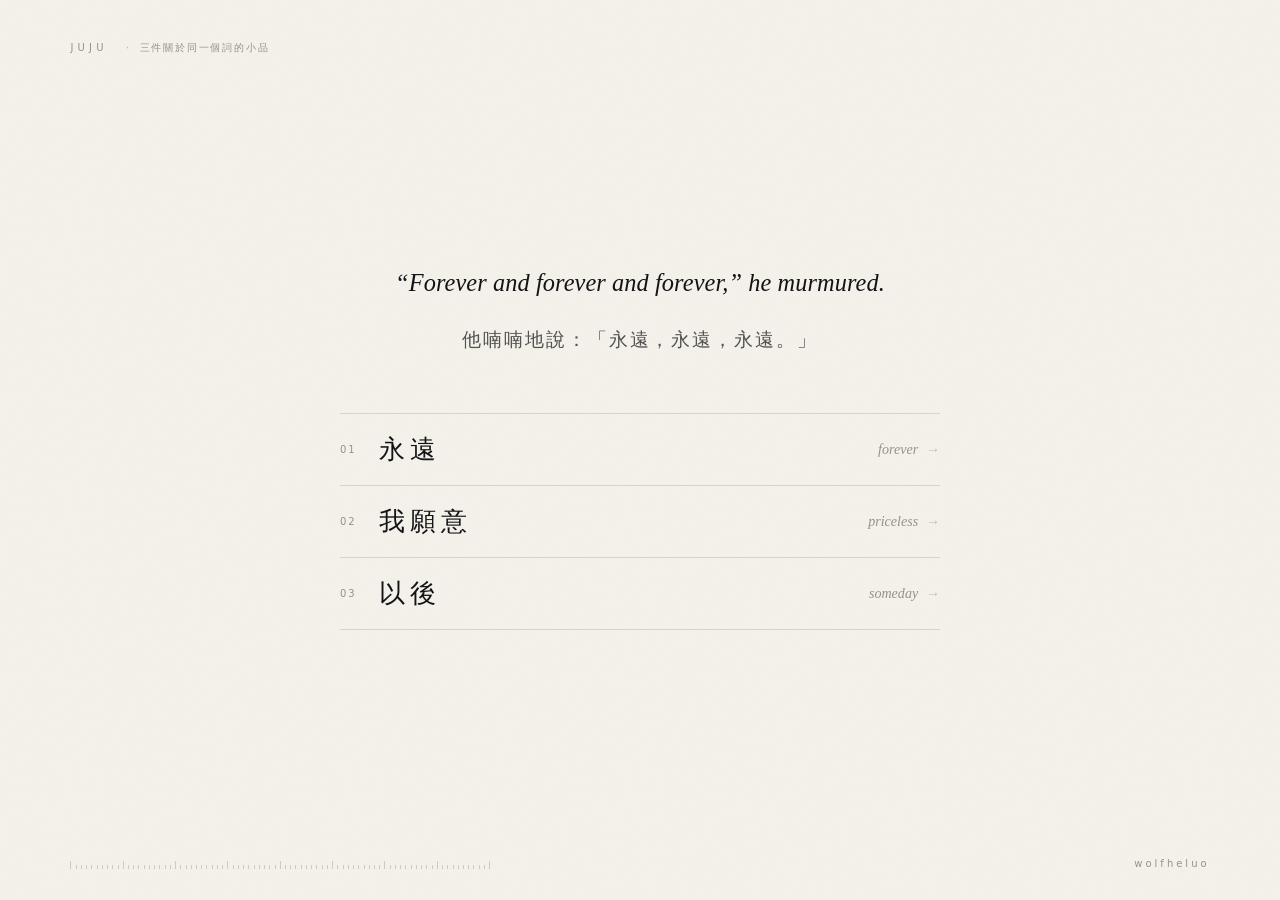
<file: index.html>
<!doctype html>
<html lang="zh-Hant">
<head>
<meta charset="utf-8">
<meta name="viewport" content="width=device-width,initial-scale=1,viewport-fit=cover">
<meta name="theme-color" content="#f5f2ec">
<meta name="description" content="JUJU — 兩件關於同一個詞的小品。">
<title>JUJU</title>
<script>try{if(sessionStorage.getItem('juju:nav')){sessionStorage.removeItem('juju:nav');document.documentElement.classList.add('nav-arrive');}}catch(_){}</script>
<link rel="stylesheet" href="tokens.css">
<link rel="stylesheet" href="nav.css">
<style>
  /* ============================================================
     JUJU — 封面
     · 紙、墨、金：全部來自 tokens.css
     · 斜切黑影與反白字：直接沿用 Forever 的機制（同一組常數）
     · 暗場＋光圈：直接沿用 Ring 的終點
     ============================================================ */
  *{ box-sizing: border-box; }

  html, body{ height:100%; margin:0; }

  body{
    background: var(--paper);
    color: var(--ink);
    font-family: var(--serif);
    -webkit-font-smoothing: antialiased;
    text-rendering: optimizeLegibility;
    overflow: hidden;
    transition: color var(--t-slow) var(--ease);
  }

  .stage{
    position: relative;
    height: 100dvh;
    overflow: hidden;
    isolation: isolate;
    touch-action: manipulation;
  }

  /* ---------- 暗場（Ring 的終點） ---------- */
  .veil{
    position: absolute; inset: 0; z-index: 1;
    background: var(--ink);
    opacity: 0;
    transition: opacity 1s var(--ease);
  }
  body.ring{ color: var(--paper); }   /* 暗場裡的字要跟著轉成紙色 */
  body.ring .veil{ opacity: 1; }

  /* ---------- 光圈（Ring 的 halo） ---------- */
  .halo{
    position: absolute; z-index: 2;
    left: 13%; top: 84%;
    width: 52vmin; aspect-ratio: 1;
    transform: translate(-50%,-50%) scale(.9);
    opacity: 0; filter: blur(3px);
    transition: opacity 1s var(--ease), transform 1.4s var(--ease);
    pointer-events: none;
  }
  .halo-core{
    width:100%; height:100%;
    border: 6px solid var(--paper);
    border-radius: 50%;
    box-shadow:
      0 0 9px 3px rgba(245,242,236,.9),
      0 0 25px 9px rgba(245,242,236,.5),
      0 0 50px 16px rgba(245,242,236,.22),
      inset 0 0 18px 5px rgba(245,242,236,.45);
  }
  body.ring .halo{ opacity:1; transform: translate(-50%,-50%) scale(1); }

  /* ---------- 版面 ---------- */
  .page{
    position: relative; z-index: 3;
    height: 100%;
    display: flex; flex-direction: column;
    padding: clamp(22px,4.6vh,54px) clamp(20px,5.5vw,76px) clamp(16px,3.4vh,34px);
  }

  header{
    display:flex; align-items:baseline; justify-content:flex-start;
    gap: clamp(12px, 1.4vw, 20px);
  }
  .kicker{
    margin:0;
    font-family: var(--sans);
    font-size: 10px; letter-spacing: .42em;
    color: var(--muted);
    transition: color var(--t-slow) var(--ease);
  }
  .kicker-sub{
    margin:0;
    font-family: var(--sans);
    font-size: 10px; letter-spacing:.18em;
    color: var(--muted);
    transition: color var(--t-slow) var(--ease);
  }
  .kicker-sub::before{ content:'·'; margin-right:.9em; opacity:.65; }
  body.ring .kicker, body.ring .kicker-sub{ color: rgba(245,242,236,.5); }

  main{
    flex: 1;
    display: flex; flex-direction: column;
    justify-content: center;
    align-items: center;
    text-align: center;
  }

  /* ---------- 台詞（兩層疊在一起：紙上的字 / 被黑影蓋到才反白） ---------- */
  .quote-wrap{ position: relative; width: min(92%, 600px); }

  .line{
    margin:0;
    font-size: clamp(17px, 1.9vw, 25px);
    line-height: 1.64;
    font-style: italic;
    letter-spacing: .004em;
    color: inherit;
    transition: color var(--t-slow) var(--ease);
  }
  .line .en{ display:block; }
  .line .zh{
    display:block; margin-top: .95em;
    font-family: var(--sans); font-style: normal;
    font-size: .8em; letter-spacing: .1em; line-height: 1.95;
    color: rgba(16,16,18,.72);
    transition: color var(--t-slow) var(--ease);
  }
  body.ring .line .zh{ color: rgba(245,242,236,.62); }

  /* ---------- 兩個入口 ---------- */
  nav{
    width: min(92%, 600px);
    margin-top: clamp(30px, 6vh, 56px);
    display: flex; flex-direction: column;
  }

  .entry{
    display: grid;
    grid-template-columns: auto 1fr auto;
    align-items: center;
    gap: clamp(12px, 1.8vw, 22px);
    padding: clamp(13px, 2vh, 19px) 0;
    border-top: 1px solid rgba(16,16,18,.13);
    text-decoration: none;
    color: inherit;
    transition: border-color var(--t-slow) var(--ease);
  }
  .entry:last-child{ border-bottom: 1px solid rgba(16,16,18,.13); }
  body.ring .entry{ border-color: rgba(245,242,236,.18); }

  .entry .n{
    font-family: var(--sans);
    font-size: 10px; letter-spacing: .2em;
    color: var(--muted);
    text-align: left;
    transition: color var(--t-fast) var(--ease);
  }
  body.ring .entry .n{ color: rgba(245,242,236,.45); }

  .entry .t{
    font-family: var(--sans);
    font-size: clamp(18px, 2.3vw, 26px);
    letter-spacing: .2em;
    font-weight: 300;
    text-align: left;
    transition: letter-spacing var(--t-mid) var(--ease);
  }

  .entry .en{
    font-style: italic;
    font-size: clamp(12px, 1.1vw, 15px);
    color: var(--muted);
    transition: color var(--t-fast) var(--ease), transform var(--t-mid) var(--ease);
  }
  .entry .en::after{
    content: '→';
    display: inline-block;
    margin-left: .55em;
    font-style: normal;
    opacity: .55;
    transform: translateX(0);
    transition: transform var(--t-mid) var(--ease), opacity var(--t-fast);
  }
  body.ring .entry .en{ color: rgba(245,242,236,.6); }

  /* 第三件的預告：hover 時標題被金線劃掉——這是它的語彙（完成） */
  .entry[data-mode="list"] .t{
    text-decoration: line-through;
    text-decoration-thickness: 1px;
    text-decoration-color: transparent;
    transition: letter-spacing var(--t-mid) var(--ease),
                text-decoration-color var(--t-mid) var(--ease);
  }
  .entry[data-mode="list"]:hover .t,
  .entry[data-mode="list"]:focus-visible .t{
    text-decoration-color: var(--accent);
  }

  .entry:hover .n,
  .entry:focus-visible .n{ color: var(--accent); }
  .entry:hover .t,
  .entry:focus-visible .t{ letter-spacing: .3em; }
  .entry:hover .en::after,
  .entry:focus-visible .en::after{ transform: translateX(5px); opacity: 1; }
  .entry:focus-visible{ outline: none; }
  .entry:focus-visible .t{ color: var(--accent); }

  /* ---------- 頁尾：刻度尺 ---------- */
  footer{
    display: flex; align-items: flex-end; justify-content: space-between;
    gap: 20px;
    padding-top: clamp(10px, 1.6vh, 18px);
  }
  .ruler{
    flex: 1;
    height: 18px;
    display: flex; align-items: flex-end; justify-content: space-between;
    max-width: 420px;
  }
  .tick{
    width: 1px; height: 4px;
    background: #a9a29a;
    transition: height .18s ease, opacity .18s ease, background var(--t-slow) var(--ease);
  }
  .tick.major{ height: 8px; }
  body.ring .tick{ background: var(--hair-dark); }

  .mark{
    position: absolute;
    z-index: 7;                 /* 在黑影之上 */
    right: clamp(20px, 5.5vw, 76px);
    bottom: clamp(16px, 3.4vh, 34px);
    margin: 0;
    line-height: 1;
    font-family: var(--sans);
    font-size: 10px; letter-spacing: .3em;
    color: var(--muted);
    transition: color .34s ease, text-shadow .34s ease;
    pointer-events: none;
  }
  /* 被黑影掃到時翻成紙白（跟 Ring 暗場裡的待遇一樣） */
  body.lit-mark .mark{
    color: var(--paper);
    text-shadow: 0 0 18px rgba(245,242,236,.3), 0 0 44px rgba(245,242,236,.14);
  }
  body.ring .mark{ color: rgba(245,242,236,.45); }

  /* ---------- 斜切黑影（Forever 的機制） ---------- */
  .slice{
    position: absolute;
    left: 100%; top: 100%;
    z-index: 5;
    will-change: transform;
    pointer-events: none;
    transform-origin: 50% 50%;
    background: linear-gradient(180deg,
      rgba(16,16,18,0) 0%,
      rgba(16,16,18,0) calc(50% - 36px),
      rgba(16,16,18,.72) calc(50% - 9px),
      rgba(16,16,18,.94) calc(50% - 2px),
      var(--ink) calc(50% + 4px),
      var(--ink) 100%);
  }

  /* ---------- 紙的顆粒 ---------- */
  .grain{
    position:absolute; inset:0; z-index:6;
    pointer-events:none;
    opacity:.045;
    background-image:url("data:image/svg+xml;utf8,<svg xmlns='http://www.w3.org/2000/svg' width='140' height='140'><filter id='n'><feTurbulence type='fractalNoise' baseFrequency='.85' numOctaves='3' stitchTiles='stitch'/><feColorMatrix type='saturate' values='0'/></filter><rect width='140' height='140' filter='url(%23n)'/></svg>");
  }

  @media (max-aspect-ratio: 3/4){
    .quote-wrap{ width: 100%; }
    nav{ width: 100%; }
    .line{ font-size: 16px; }
    .halo{ left: 50%; top: 12%; width: 56vmin; }
  }
  @media (max-height: 520px){
    .line{ font-size: 13px; }
    .line .zh{ margin-top:.6em; }
    nav{ margin-top: 16px; }
    .entry{ padding: 8px 0; }
  }
</style>
</head>
<body>

<div class="stage" id="stage">

  <div class="veil" aria-hidden="true"></div>
  <div class="halo" aria-hidden="true"><div class="halo-core"></div></div>

  <div class="page">

    <header>
      <p class="kicker">JUJU</p>
      <p class="kicker-sub">三件關於同一個詞的小品</p>
    </header>

    <main>
      <div class="quote-wrap">
        <p class="line" id="quoteBase">
          <span class="en">“Forever and forever and forever,” he murmured.</span>
          <span class="zh">他喃喃地說：「永遠，永遠，永遠。」</span>
        </p>
      </div>

      <nav>
        <a class="entry" href="forever/" data-mode="forever">
          <span class="n">01</span>
          <span class="t">永遠</span>
          <span class="en">forever</span>
        </a>
        <a class="entry" href="ring/" data-mode="ring">
          <span class="n">02</span>
          <span class="t">我願意</span>
          <span class="en">priceless</span>
        </a>
        <a class="entry" href="list/" data-mode="list">
          <span class="n">03</span>
          <span class="t">以後</span>
          <span class="en">someday</span>
        </a>
      </nav>
    </main>

    <footer>
      <div class="ruler" id="ruler" aria-hidden="true"></div>
    </footer>

  </div>

  <!-- 署名獨立成舞台上的一層：要能被黑影蓋到、又要翻白浮在黑影之上 -->
  <p class="mark">wolfheluo</p>

  <div class="slice" id="slice" aria-hidden="true"></div>
  <div class="grain"></div>
</div>

<div class="curtain" aria-hidden="true"></div>

<script>
(() => {
  "use strict";

  const stage  = document.getElementById('stage');
  const slice  = document.getElementById('slice');

  /* 與 forever.html 完全相同的斜切常數 */
  const SLANT = 75;
  const RAD   = SLANT * Math.PI / 180;
  const SX    = Math.sin(RAD);
  const CY    = Math.cos(RAD);

  let dMax = 0;
  const REST = 60;                       /* 靜止時把黑影推出去，畫面是乾淨的紙 */
  let target = -REST, current = -REST, raf = 0, lastT = 0;
  const TAU = 0.1;

  /* ---------- 黑影尺寸 ---------- */
  function sizeSlice(){
    const W = stage.clientWidth, H = stage.clientHeight;
    dMax = W * SX + H * CY;
    const h = 2 * dMax + 8;
    const w = 2 * Math.max(W * CY, H * SX) + 8;
    slice.style.width  = w.toFixed(1) + 'px';
    slice.style.height = h.toFixed(1) + 'px';
    slice.style.marginLeft = (-w / 2).toFixed(1) + 'px';
    slice.style.marginTop  = (-h / 2).toFixed(1) + 'px';
  }

  /* ---------- 右下角署名：量它在法線上的位置 ---------- */
  const mark = document.querySelector('.mark');
  let markD = 0;

  function measureMark(){
    const b = mark.getBoundingClientRect();
    const r = stage.getBoundingClientRect();
    const cx = b.left - r.left + b.width / 2;
    const cy = b.top  - r.top  + b.height / 2;
    markD = (r.width - cx) * SX + (r.height - cy) * CY;
  }

  /* ---------- 阻尼跟隨 ---------- */
  function step(t){
    const dt = Math.min(0.05, Math.max(0.001, (t - lastT) / 1000));
    lastT = t;
    const k = 1 - Math.exp(-dt / TAU);
    current += (target - current) * k;
    if (Math.abs(target - current) < 0.2) current = target;

    slice.style.transform =
      'rotate(' + (-SLANT) + 'deg) translateY(' + (-current).toFixed(2) + 'px)';

    /* 黑影的邊界越過署名中心 → 署名翻白 */
    document.body.classList.toggle('lit-mark', current >= markD);

    if (current !== target) raf = requestAnimationFrame(step);
    else raf = 0;
  }

  function drive(to){
    target = to;
    if (!raf){ lastT = performance.now(); raf = requestAnimationFrame(step); }
  }

  /* ---------- 兩個入口的 hover 預覽 ---------- */
  let mode = null;

  function setMode(next){
    mode = next;
    document.body.classList.toggle('ring', next === 'ring');
    if (next === 'forever') drive(dMax * 0.24);   /* 只在右緣掃進一條斜影，不動到文字 */
    else drive(-REST);
  }

  document.querySelectorAll('.entry').forEach(a => {
    a.addEventListener('pointerenter', () => setMode(a.dataset.mode));
    a.addEventListener('focus', () => setMode(a.dataset.mode));
    a.addEventListener('pointerleave', () => { if (mode === a.dataset.mode) setMode(null); });
    a.addEventListener('blur', () => { if (mode === a.dataset.mode) setMode(null); });
  });

  /* 沒有 hover 時：紙面對游標有極小的反應（同 Forever，幅度 10%） */
  stage.addEventListener('pointermove', e => {
    if (mode) return;
    if (e.pointerType === 'touch') return;
    const r = stage.getBoundingClientRect();
    const d = (r.right - e.clientX) * SX + (r.bottom - e.clientY) * CY;
    drive(Math.min(dMax * 0.10, Math.max(0, d * 0.14)));
  }, { passive: true });

  stage.addEventListener('pointerleave', () => { if (!mode) drive(-REST); });

  /* ---------- 刻度尺（從 Ring 借來的小物件） ---------- */
  const ruler = document.getElementById('ruler');
  const ticks = Array.from({ length: 81 }, (_, i) => {
    const s = document.createElement('span');
    s.className = i % 10 === 0 ? 'tick major' : 'tick';
    ruler.append(s);
    return s;
  });
  let hoverProgress = null;

  function renderTicks(){
    ticks.forEach((t, i) => {
      const p = i / 80;
      const hover = hoverProgress === null ? 0
        : Math.exp(-Math.pow((p - hoverProgress) / .075, 2));
      t.style.height = ((i % 10 === 0 ? 8 : 4) + 15 * hover) + 'px';
      t.style.opacity = (0.5 + 0.5 * hover).toFixed(2);
    });
  }

  ruler.addEventListener('pointermove', e => {
    const b = ruler.getBoundingClientRect();
    hoverProgress = Math.max(0, Math.min(1, (e.clientX - b.left) / b.width));
    renderTicks();
  });
  ruler.addEventListener('pointerleave', () => { hoverProgress = null; renderTicks(); });
  renderTicks();

  /* ---------- 尺寸 ---------- */
  function relayout(){
    sizeSlice();
    measureMark();
    slice.style.transform = 'rotate(' + (-SLANT) + 'deg) translateY(' + (-current).toFixed(2) + 'px)';
    document.body.classList.toggle('lit-mark', current >= markD);
  }

  let rt;
  window.addEventListener('resize', () => {
    clearTimeout(rt);
    rt = setTimeout(() => {
      /* 重新計算後仍停留在原本的比例 */
      const ratio = dMax ? (current + REST) / dMax : 0;
      relayout();
      current = target = -REST + dMax * ratio;
      relayout();
    }, 100);
  });

  relayout();
  if (document.fonts && document.fonts.ready){
    document.fonts.ready.then(relayout);
  }
  /* 過場結束後重新量一次（紙退開前 .stage 還帶著 0.35% 的縮放） */
  window.addEventListener('juju:reveal', relayout);
})();
</script>
<script src="nav.js"></script>
</body>
</html>
</file>
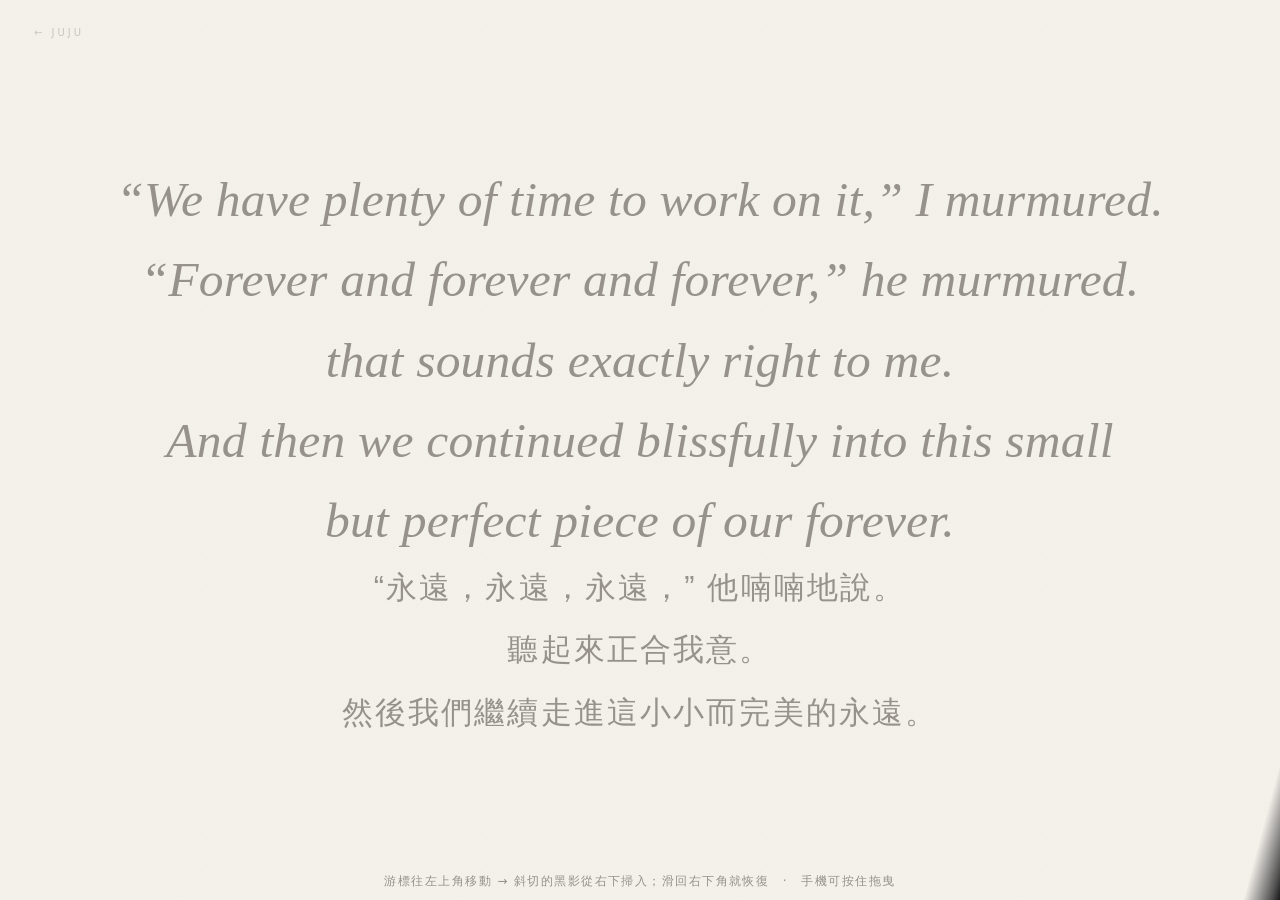
<file: forever/index.html>
<!DOCTYPE html>
<html lang="zh-TW">
<head>
<meta charset="UTF-8">
<meta name="viewport" content="width=device-width, initial-scale=1.0, viewport-fit=cover">
<meta name="theme-color" content="#050506">
<title>forever ‧ 永遠</title>
<script>try{if(sessionStorage.getItem('juju:nav')){sessionStorage.removeItem('juju:nav');document.documentElement.classList.add('nav-arrive');}}catch(_){}</script>
<link rel="stylesheet" href="../tokens.css">
<link rel="stylesheet" href="../nav.css">
<style>
  /* ============================================================
     1. 基本
     ============================================================ */
  :root{
    --paper: #f5f2ec;
    --dark:  #101012;   /* 暗面底色：不死黑，留一點空氣感 */
    --ink:   #96918a;
    --faint: #222224;   /* 暗面裡其他文字的淡色 */
    --measure: 1080px;
    --band: 40px;      /* 斜切邊的柔化寬度（同步改 .slice 漸層的 36px / 9px / 2px 停點） */
  }

  *{ box-sizing: border-box; }

  html, body{
    height: 100%;
    margin: 0;
    background: var(--dark);
    overflow: hidden;
  }

  body{
    font-family: "Iowan Old Style","Palatino Linotype",Palatino,Georgia,"Times New Roman",serif;
    -webkit-font-smoothing: antialiased;
    text-rendering: optimizeLegibility;
    user-select: none;
    -webkit-user-select: none;
  }

  /* ============================================================
     2. 舞台
     ============================================================ */
  .stage{
    position: relative;
    width: 100%;
    height: 100dvh;
    overflow: hidden;
    background: var(--dark);
    isolation: isolate;
    touch-action: none;
  }

  /* 亮面：單一色，不提亮也不壓暗 */
  .paper{
    position: absolute;
    inset: 0;
    background: var(--paper);
  }

  /* ============================================================
     3. 文字（位置固定）
     ============================================================ */
  .quote{
    position: absolute;
    left: 50%;
    top: 0;
    bottom: 0;
    transform: translateX(-50%);
    width: min(92%, var(--measure));
    display: flex;
    flex-direction: column;
    justify-content: center;
    text-align: center;
    font-size: var(--fs, 20px);
    line-height: 1.62;
    font-style: italic;
    letter-spacing: .004em;
    white-space: nowrap;
    pointer-events: none;
  }

  .quote p{ margin: 0; }

  .quote .zh{
    font-family: "PingFang TC","PingFang SC","Hiragino Sans GB","Microsoft JhengHei","Noto Sans TC",sans-serif;
    font-style: normal;
    font-size: .62em;
    letter-spacing: .07em;
    line-height: 1.72;
  }

  .quote .zh:first-of-type{ margin-top: 2.2em; }
  .quote .zh + .zh{ margin-top: .32em; }

  .quote.lit{ color: var(--ink); }

  /* 暗面裡的其他文字：淡淡的 #222，用遮罩跟著斜切線漸入（JS 每幀更新） */
  .quote.faint{
    color: var(--faint);
    -webkit-mask-image: linear-gradient(#0000, #0000);   /* 預設全隱形，JS 接手 */
    mask-image: linear-gradient(#0000, #0000);
  }

  /* 反白層：句尾的 forever. 與 永遠；字色＝亮面底色，加一點外光暈，
     並用 clip-path 只保留黑影蓋到的那一半（JS 每幀更新） */
  .quote.invert{ color: var(--paper); }
  .quote.invert .rest{ visibility: hidden; }
  .quote.invert .stay{
    display: inline-block;
    text-shadow: 0 0 18px rgba(245,242,236,.34), 0 0 46px rgba(245,242,236,.16);
  }

  /* ============================================================
     4. 斜切黑影
        ─ 一整片旋轉過的長方形，中央是一條「透明 → 黑」的線性漸層
        ─ 邊界是直線，只用 rotate + translateY 推動（合成器處理）
        ─ 尺寸由 JS 依視窗算出：要大到任何位置都能蓋住整個畫面
     ============================================================ */
  .slice{
    position: absolute;
    left: 100%;
    top: 100%;
    will-change: transform;
    pointer-events: none;
    transform-origin: 50% 50%;
    background: linear-gradient(180deg,
      rgba(16,16,18,0) 0%,
      rgba(16,16,18,0) calc(50% - 36px),    /* 柔化帶 ~40px：切口利，但邊緣不鋸齒 */
      rgba(16,16,18,.72) calc(50% - 9px),
      rgba(16,16,18,.94) calc(50% - 2px),
      var(--dark) calc(50% + 4px),
      var(--dark) 100%);
  }

  /* ============================================================
     5. 質感
     ============================================================ */
  .grain{
    position: absolute;
    inset: 0;
    pointer-events: none;
    opacity: .045;
    background-image: url("data:image/svg+xml;utf8,<svg xmlns='http://www.w3.org/2000/svg' width='140' height='140'><filter id='n'><feTurbulence type='fractalNoise' baseFrequency='.85' numOctaves='3' stitchTiles='stitch'/><feColorMatrix type='saturate' values='0'/></filter><rect width='140' height='140' filter='url(%23n)'/></svg>");
  }

  .hint{
    position: fixed;
    left: 0; right: 0;
    bottom: max(10px, env(safe-area-inset-bottom));
    margin: 0;
    padding: 0 16px;
    text-align: center;
    font-family: "PingFang TC","Microsoft JhengHei","Noto Sans TC",system-ui,sans-serif;
    font-size: clamp(10px, 1.4vw, 12px);
    letter-spacing: .12em;
    color: #7f7a73;
    opacity: .8;
    pointer-events: none;
    transition: opacity .8s ease;
  }
  .hint.off{ opacity: 0; }

  @media (max-aspect-ratio: 3/4){
    .quote{ line-height: 1.58; }
    .quote .zh:first-of-type{ margin-top: 1.9em; }
  }
  @media (max-height: 520px){
    .quote{ line-height: 1.45; }
    .quote .zh:first-of-type{ margin-top: 1.3em; }
  }

  /* 回封面：與封面同一套字，不出現在作品的節奏裡 */
  .back{
    position: fixed;
    z-index: 20;
    left: clamp(16px, 3vw, 34px);
    top: clamp(14px, 3vh, 28px);
    font-family: var(--sans);
    font-size: 10px;
    letter-spacing: .3em;
    color: var(--muted);
    text-decoration: none;
    opacity: .45;
    transition: opacity .4s ease, color .4s ease;
  }
  .back:hover, .back:focus-visible{ opacity: 1; color: var(--ink); outline: none; }
</style>
</head>
<body>

<a class="back" href="../">← JUJU</a>

<div class="stage" id="stage">

  <div class="paper">
    <div class="quote lit" id="quoteBase">
      <p class="en"><span class="rest">“We have plenty of time to work on it,” I murmured.</span></p>
      <p class="en"><span class="rest">“Forever and forever and forever,” he murmured.</span></p>
      <p class="en"><span class="rest">that sounds exactly right to me.</span></p>
      <p class="en"><span class="rest">And then we continued blissfully into this small</span></p>
      <p class="en"><span class="rest">but perfect piece of our </span><span class="stay" data-stay="en">forever.</span></p>
      <p class="zh"><span class="rest">“永遠，永遠，永遠，” 他喃喃地說。</span></p>
      <p class="zh"><span class="rest">聽起來正合我意。</span></p>
      <p class="zh"><span class="rest">然後我們繼續走進這小小而完美的</span><span class="stay" data-stay="zh">永遠</span><span class="rest">。</span></p>
    </div>
  </div>

  <div class="slice" id="slice" aria-hidden="true"></div>

  <!-- 暗面裡的其他文字：淡淡的，跟著斜切線漸入 -->
  <div class="quote faint" id="quoteFaint" aria-hidden="true">
    <p class="en"><span class="rest">“We have plenty of time to work on it,” I murmured.</span></p>
    <p class="en"><span class="rest">“Forever and forever and forever,” he murmured.</span></p>
    <p class="en"><span class="rest">that sounds exactly right to me.</span></p>
    <p class="en"><span class="rest">And then we continued blissfully into this small</span></p>
    <p class="en"><span class="rest">but perfect piece of our </span><span class="stay" data-stay="en">forever.</span></p>
    <p class="zh"><span class="rest">“永遠，永遠，永遠，” 他喃喃地說。</span></p>
    <p class="zh"><span class="rest">聽起來正合我意。</span></p>
    <p class="zh"><span class="rest">然後我們繼續走進這小小而完美的</span><span class="stay" data-stay="zh">永遠</span><span class="rest">。</span></p>
  </div>

  <div class="quote invert" id="quoteInvert" aria-hidden="true">
    <p class="en"><span class="rest">“We have plenty of time to work on it,” I murmured.</span></p>
    <p class="en"><span class="rest">“Forever and forever and forever,” he murmured.</span></p>
    <p class="en"><span class="rest">that sounds exactly right to me.</span></p>
    <p class="en"><span class="rest">And then we continued blissfully into this small</span></p>
    <p class="en"><span class="rest">but perfect piece of our </span><span class="stay" data-stay="en">forever.</span></p>
    <p class="zh"><span class="rest">“永遠，永遠，永遠，” 他喃喃地說。</span></p>
    <p class="zh"><span class="rest">聽起來正合我意。</span></p>
    <p class="zh"><span class="rest">然後我們繼續走進這小小而完美的</span><span class="stay" data-stay="zh">永遠</span><span class="rest">。</span></p>
  </div>

  <div class="grain"></div>
</div>

<p class="hint">游標往左上角移動 → 斜切的黑影從右下掃入；滑回右下角就恢復　‧　手機可按住拖曳</p>

<div class="curtain" aria-hidden="true"></div>

<script>
(() => {
  "use strict";

  const stage  = document.getElementById('stage');
  const slice  = document.getElementById('slice');
  const base   = document.getElementById('quoteBase');

  const SLANT  = 75;                       /* 斜切角度（度）。0 = 水平，90 = 垂直 */
  const RAD    = SLANT * Math.PI / 180;
  const SX     = Math.sin(RAD);            /* 邊界法向量（往右下）的 x */
  const CY     = Math.cos(RAD);            /* 邊界法向量（往右下）的 y */

  let dMax = 0;                            /* 黑影最多要推多遠 */

  /* ------------------------------------------------------------
     A. RWD 字級：寬與高都要放得下
     ------------------------------------------------------------ */
  function fitText() {
    const w = base.clientWidth;
    const h = stage.clientHeight;
    if (!w || !h) return;

    stage.style.setProperty('--fs', '100px');

    const range = document.createRange();
    const ps = [...base.querySelectorAll('p')];
    let widest = 0;
    ps.forEach(p => {
      range.selectNodeContents(p);
      widest = Math.max(widest, range.getBoundingClientRect().width);
    });
    const blockH = ps.length
      ? ps[ps.length - 1].getBoundingClientRect().bottom - ps[0].getBoundingClientRect().top
      : 0;

    const byWidth  = widest ? (w * 0.97 / widest) * 100 : w * 0.05;
    const byHeight = blockH ? (h * 0.84 / blockH) * 100 : 60;
    const fs = Math.max(10, Math.min(56, Math.min(byWidth, byHeight)));

    stage.style.setProperty('--fs', fs.toFixed(2) + 'px');
  }

  /* ------------------------------------------------------------
     B. 斜切面尺寸：讓它在任何位置都能蓋滿畫面
        圓心固定在右下角，往左上最多推 dMax = W·sin + H·cos
     ------------------------------------------------------------ */
  function sizeSlice() {
    const W = stage.clientWidth;
    const H = stage.clientHeight;
    dMax = W * SX + H * CY;

    const h = 2 * dMax + 8;                                  /* 上下的最大位移量 */
    const w = 2 * Math.max(W * CY, H * SX) + 8;              /* 左右只需要蓋住最遠的那一側 */

    slice.style.width  = w.toFixed(1) + 'px';
    slice.style.height = h.toFixed(1) + 'px';
    slice.style.marginLeft = (-w / 2).toFixed(1) + 'px';
    slice.style.marginTop  = (-h / 2).toFixed(1) + 'px';
  }

  /* ------------------------------------------------------------
     C. 反白字只保留「黑影蓋到」的那一半（clip-path，範圍只有那幾個字）
     ------------------------------------------------------------ */
  let stays = [];   /* [{el, box}] */
  let corner = { x: 0, y: 0 };
  let faintBox = null;
  const faintEl = document.getElementById('quoteFaint');

  function measureStay() {
    const r = stage.getBoundingClientRect();
    corner = { x: r.width, y: r.height };
    /* 裁切框往外擴：光暈（text-shadow ~46px）才不會被字的邊界切出一個方框 */
    const PAD = 72;
    stays = [...document.querySelectorAll('.quote.invert .stay')].map(el => {
      const b = el.getBoundingClientRect();
      return {
        el,
        box: {
          x0: b.left - r.left - PAD, y0: b.top - r.top - PAD,
          x1: b.right - r.left + PAD, y1: b.bottom - r.top + PAD,
          ox: b.left - r.left, oy: b.top - r.top      /* 元素的左上角：clip-path 的原點 */
        }
      };
    });
    const f = faintEl.getBoundingClientRect();
    faintBox = { x0: f.left - r.left, y0: f.top - r.top, w: f.width, h: f.height };
  }

  /* 點在黑影裡：d - ((corner - p) · n) > 0 */
  function clipFor(box, d) {
    const { x0, y0, x1, y1, ox, oy } = box;
    const pts = [[x0, y0], [x1, y0], [x1, y1], [x0, y1]];
    const val = p => d - ((corner.x - p[0]) * SX + (corner.y - p[1]) * CY);

    const out = [];
    for (let i = 0; i < 4; i++) {
      const A = pts[i], B = pts[(i + 1) % 4];
      const va = val(A), vb = val(B);
      if (va >= 0) out.push(A);
      if ((va >= 0) !== (vb >= 0)) {
        const t = va / (va - vb);
        out.push([A[0] + (B[0] - A[0]) * t, A[1] + (B[1] - A[1]) * t]);
      }
    }
    if (out.length < 3) return 'inset(100%)';

    return 'polygon(' + out
      .map(p => (p[0] - ox).toFixed(1) + 'px ' + (p[1] - oy).toFixed(1) + 'px')
      .join(',') + ')';
  }

  function paintStay() {
    for (const s of stays) s.el.style.clipPath = clipFor(s.box, current);
  }

  /* 淡字：用遮罩讓它只在黑影裡、且跟著柔化帶一起漸入
     漸層角度 105deg（= 法線方向 75° 的斜切），停點以斜線位置 P 推算 */
  function paintFaint() {
    if (!faintBox) return;
    const { x0, y0, w, h } = faintBox;
    const L = w * SX + h * CY;                      /* 漸層線長 */
    const cx = x0 + w / 2, cy = y0 + h / 2;
    const P = ((corner.x - cx) * SX + (corner.y - cy) * CY) - current + L / 2;

    const g = 'linear-gradient(105deg,' +
      ' rgba(0,0,0,0) ' + (P - 36).toFixed(1) + 'px,' +
      ' rgba(0,0,0,.72) ' + (P - 9).toFixed(1) + 'px,' +
      ' rgba(0,0,0,.94) ' + (P - 2).toFixed(1) + 'px,' +
      ' #000 ' + (P + 4).toFixed(1) + 'px)';

    faintEl.style.webkitMaskImage = g;
    faintEl.style.maskImage = g;
  }

  /* ------------------------------------------------------------
     D. 阻尼跟隨（每幀只寫 transform，加上一個字的 clip）
     ------------------------------------------------------------ */
  let target = 0;
  let current = 0;
  let lastT = 0;
  let raf = 0;

  const TAU = 0.07;                        /* 越小越貼手，越大越滑 */

  function step(t) {
    const dt = Math.min(0.05, Math.max(0.001, (t - lastT) / 1000));
    lastT = t;

    const k = 1 - Math.exp(-dt / TAU);
    current += (target - current) * k;
    if (Math.abs(target - current) < 0.2) current = target;

    slice.style.transform =
      'rotate(' + (-SLANT) + 'deg) translateY(' + (-current).toFixed(2) + 'px)';
    paintStay();
    paintFaint();

    if (current !== target) raf = requestAnimationFrame(step);
    else raf = 0;
  }

  const hint = document.querySelector('.hint');

  function aim(clientX, clientY) {
    const r = stage.getBoundingClientRect();
    /* 游標到右下角，投影到斜切面的法線方向 */
    const d = (r.right - clientX) * SX + (r.bottom - clientY) * CY;
    target = Math.max(0, Math.min(dMax * 0.995, d));

    /* 黑影一動，說明就淡出（它已經被讀過了） */
    if (target > 40) hint.classList.add('off');

    if (!raf) { lastT = performance.now(); raf = requestAnimationFrame(step); }
  }

  stage.addEventListener('pointermove', e => aim(e.clientX, e.clientY), { passive: true });
  if ('onpointerrawupdate' in window) {
    stage.addEventListener('pointerrawupdate', e => aim(e.clientX, e.clientY), { passive: true });
  }
  stage.addEventListener('pointerdown', e => aim(e.clientX, e.clientY), { passive: true });

  /* 游標離開畫面時不再退回：黑影停在最後一次瞄準的位置。
     要復原就把游標移回右下角（d 歸零）——那仍然是 pointermove 的事。 */

  /* ------------------------------------------------------------
     D. 尺寸 / 初始化
     ------------------------------------------------------------ */
  function relayout() {
    fitText();
    sizeSlice();
    slice.style.transform = 'rotate(' + (-SLANT) + 'deg) translateY(' + (-current).toFixed(2) + 'px)';
    measureStay();
    paintStay();
    paintFaint();
  }

  let rt;
  window.addEventListener('resize', () => {
    clearTimeout(rt);
    rt = setTimeout(relayout, 100);
  });

  relayout();
  if (document.fonts && document.fonts.ready) {
    document.fonts.ready.then(() => { fitText(); measureStay(); paintStay(); paintFaint(); });
  }
})();
</script>
<script src="../nav.js"></script>
</body>
</html>
</file>
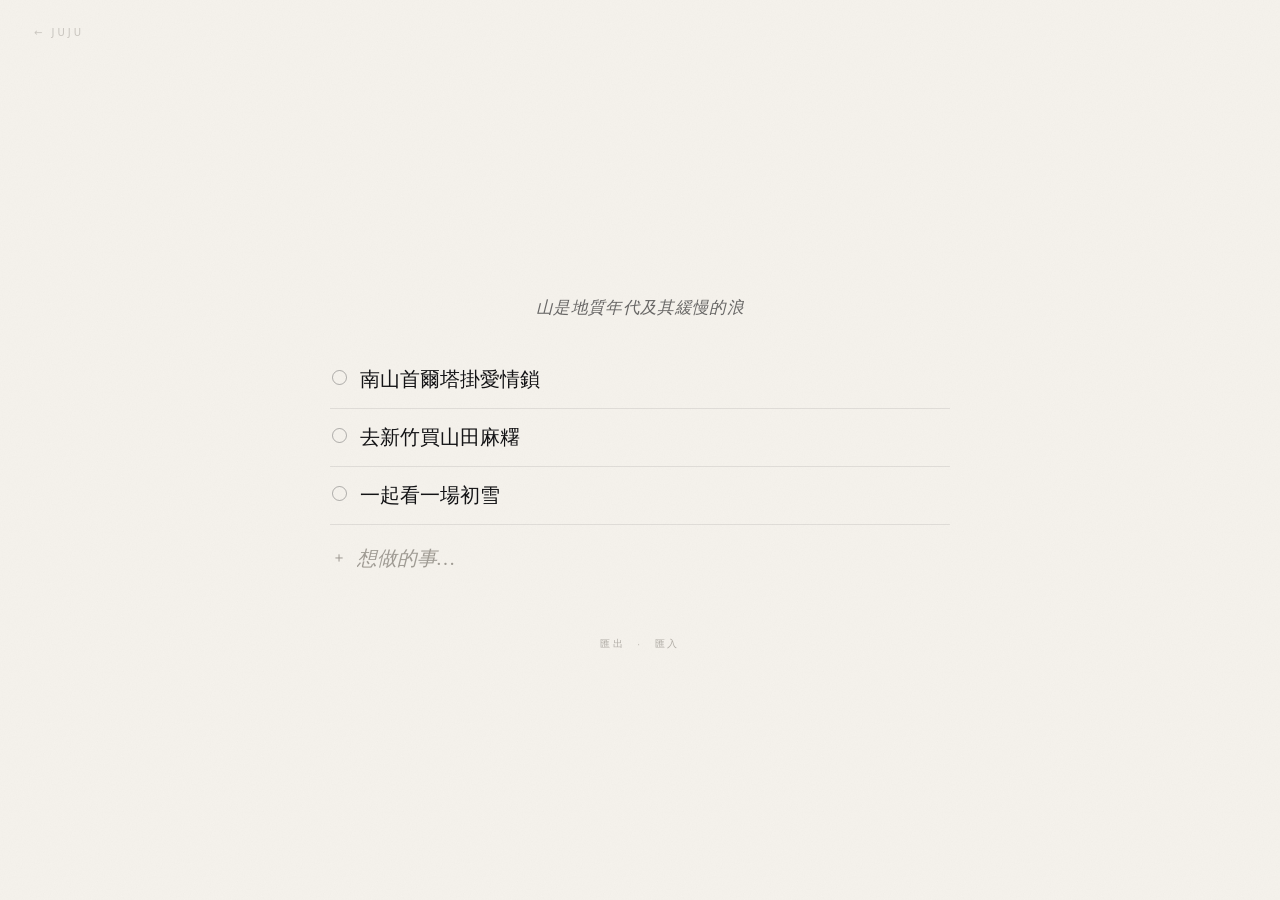
<file: list/index.html>
<!doctype html>
<html lang="zh-Hant">
<head>
<meta charset="utf-8">
<meta name="viewport" content="width=device-width,initial-scale=1,viewport-fit=cover">
<meta name="theme-color" content="#f5f2ec">
<meta name="description" content="以後 — 還沒去的地方，與已經一起完成的。">
<title>以後 ‧ someday</title>
<script>try{if(sessionStorage.getItem('juju:nav')){sessionStorage.removeItem('juju:nav');document.documentElement.classList.add('nav-arrive');}}catch(_){}</script>
<link rel="stylesheet" href="../tokens.css">
<link rel="stylesheet" href="../nav.css">
<link rel="stylesheet" href="style.css">
</head>
<body>

<a class="back" href="../">← JUJU</a>

<main class="list-page" id="listPage">

 <div class="sheet">

  <p class="line" id="line">山是地質年代及其緩慢的浪</p>

  <section class="board">
    <ul class="rows" id="open" aria-label="還沒去的"></ul>

    <form class="add" id="addForm" autocomplete="off">
      <span class="plus" aria-hidden="true">＋</span>
      <input id="addInput" type="text" maxlength="120" placeholder="想做的事…" aria-label="新增想做的事">
    </form>

    <div class="archive" id="archive">
      <button type="button" class="archive-toggle" id="archiveToggle" aria-expanded="false" aria-controls="done">
        <span class="caret" aria-hidden="true">▸</span>
        <span>已經一起完成的</span>
        <span class="count" id="count">0</span>
      </button>
      <div class="done-wrap">
        <ul class="rows done" id="done" aria-label="已經一起完成的"></ul>
      </div>
    </div>
  </section>

  <footer class="foot">
    <button type="button" class="quiet" id="exportBtn">匯出</button>
    <span class="sep" aria-hidden="true">·</span>
    <button type="button" class="quiet" id="importBtn">匯入</button>
    <input type="file" id="importFile" accept="application/json,.json" hidden>
  </footer>

 </div>
</main>

<div class="grain" aria-hidden="true"></div>
<div class="curtain" aria-hidden="true"></div>

<script src="app.js"></script>
<script src="../nav.js"></script>
</body>
</html>
</file>
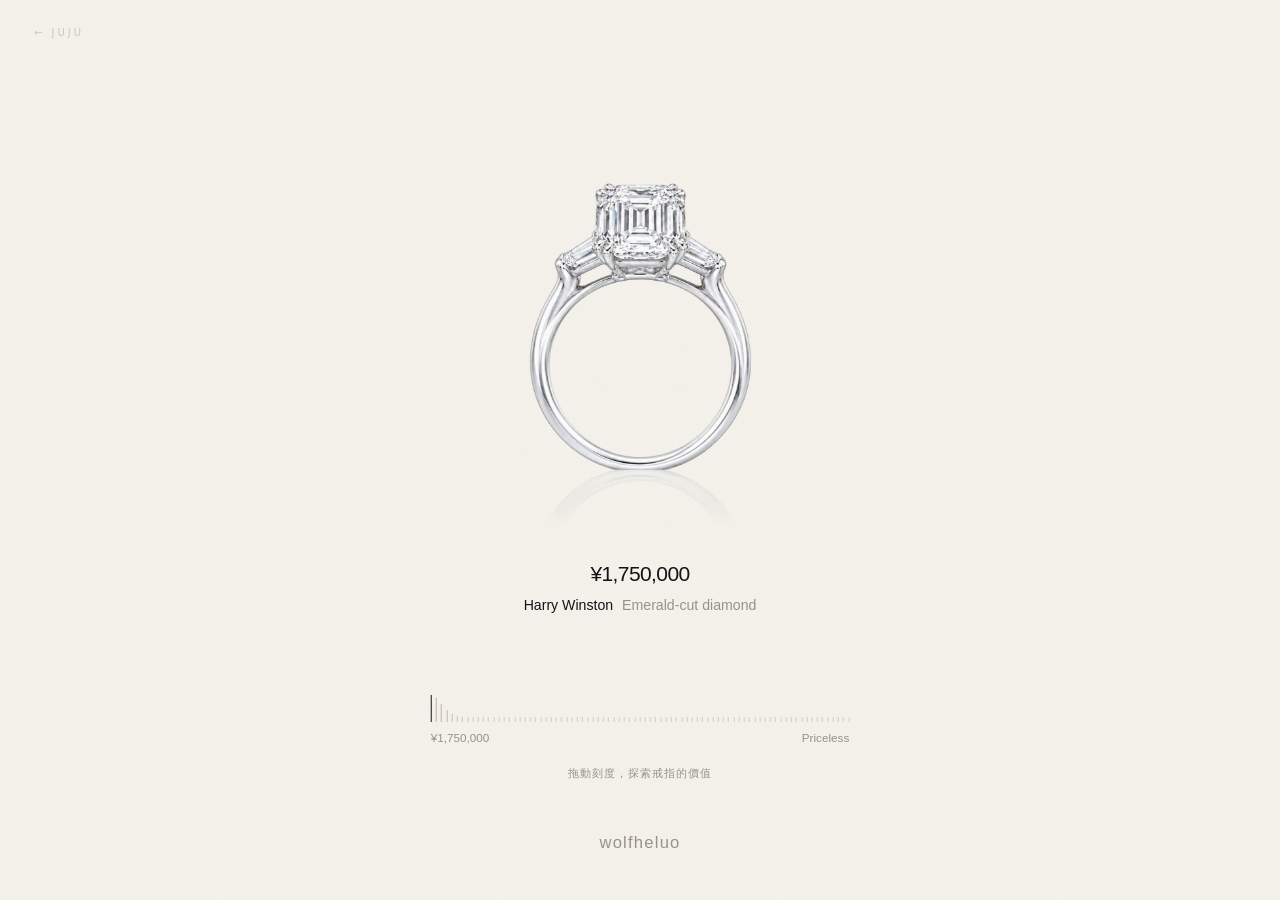
<file: ring/index.html>
<!doctype html>
<html lang="zh-Hant">
<head>
  <meta charset="utf-8">
  <meta name="viewport" content="width=device-width,initial-scale=1">
  <meta name="description" content="拖動刻度，探索戒指從價格到無價的旅程。">
  <title>Ring — Priceless</title>
  <meta name="theme-color" content="#f5f2ec">
  <script>try{if(sessionStorage.getItem('juju:nav')){sessionStorage.removeItem('juju:nav');document.documentElement.classList.add('nav-arrive');}}catch(_){}</script>
  <link rel="stylesheet" href="../tokens.css">
  <link rel="stylesheet" href="../nav.css">
  <link rel="stylesheet" href="style.css">
</head>
<body>
  <a class="back" href="../index.html">← JUJU</a>
  <main class="experience" aria-label="戒指的價值">
    <div class="artwork" aria-hidden="true">
      <div id="images"></div>
      <div class="halo"><div class="halo-core"></div></div>
    </div>
    <section class="caption" aria-live="polite" aria-atomic="true">
      <h1 id="price">¥1,750,000</h1>
      <p><span id="name">Harry Winston</span><span id="description">Emerald-cut diamond</span></p>
    </section>
    <div class="control">
      <div class="ruler" id="ruler" aria-hidden="true"></div>
      <input id="level" type="range" min="0" max="1000" value="0" step="1" aria-label="戒指等級，由鑽戒到無價" aria-valuetext="Harry Winston，¥1,750,000">
      <div class="endpoints" aria-hidden="true"><span id="leftLabel">¥1,750,000</span><span id="rightLabel">Priceless</span></div>
      <span class="hint">拖動刻度，探索戒指的價值</span>
    </div>
    <p class="promise">我說 我願意 我都願意</p>
    <footer>wolfheluo</footer>
  </main>
  <div class="grain" aria-hidden="true"></div>
  <div class="curtain" aria-hidden="true"></div>
  <script src="ring-frames.js"></script>
  <script src="app.js"></script>
  <script src="../nav.js"></script>
</body>
</html>
</file>
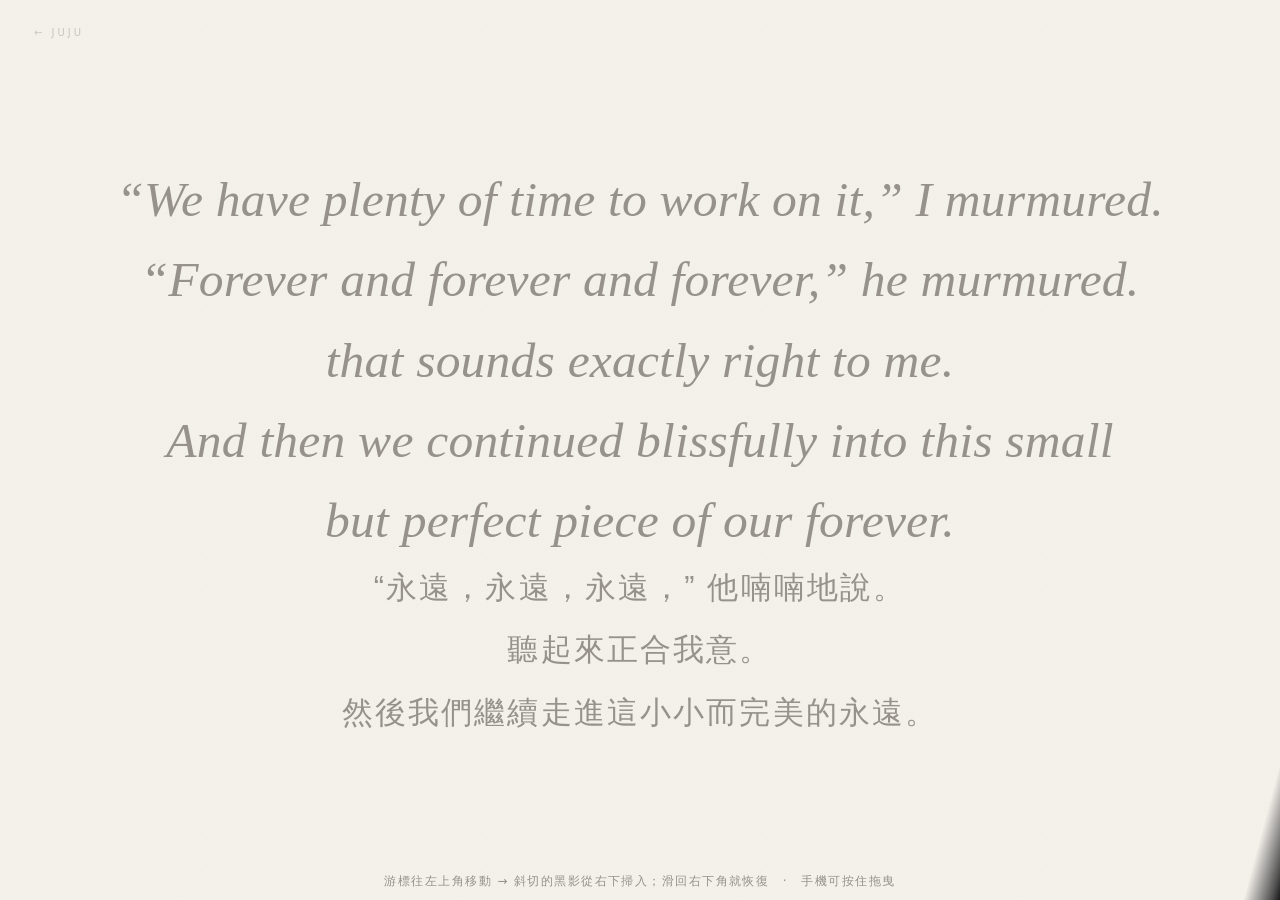
<file: forever.html>
<!DOCTYPE html>
<html lang="zh-TW">
<head>
<meta charset="UTF-8">
<meta name="viewport" content="width=device-width, initial-scale=1.0, viewport-fit=cover">
<meta name="theme-color" content="#050506">
<title>forever ‧ 永遠</title>
<script>try{if(sessionStorage.getItem('juju:nav')){sessionStorage.removeItem('juju:nav');document.documentElement.classList.add('nav-arrive');}}catch(_){}</script>
<link rel="stylesheet" href="tokens.css">
<link rel="stylesheet" href="nav.css">
<style>
  /* ============================================================
     1. 基本
     ============================================================ */
  :root{
    --paper: #f5f2ec;
    --dark:  #101012;   /* 暗面底色：不死黑，留一點空氣感 */
    --ink:   #96918a;
    --faint: #222224;   /* 暗面裡其他文字的淡色 */
    --measure: 1080px;
    --band: 40px;      /* 斜切邊的柔化寬度（同步改 .slice 漸層的 36px / 9px / 2px 停點） */
  }

  *{ box-sizing: border-box; }

  html, body{
    height: 100%;
    margin: 0;
    background: var(--dark);
    overflow: hidden;
  }

  body{
    font-family: "Iowan Old Style","Palatino Linotype",Palatino,Georgia,"Times New Roman",serif;
    -webkit-font-smoothing: antialiased;
    text-rendering: optimizeLegibility;
    user-select: none;
    -webkit-user-select: none;
  }

  /* ============================================================
     2. 舞台
     ============================================================ */
  .stage{
    position: relative;
    width: 100%;
    height: 100dvh;
    overflow: hidden;
    background: var(--dark);
    isolation: isolate;
    touch-action: none;
  }

  /* 亮面：單一色，不提亮也不壓暗 */
  .paper{
    position: absolute;
    inset: 0;
    background: var(--paper);
  }

  /* ============================================================
     3. 文字（位置固定）
     ============================================================ */
  .quote{
    position: absolute;
    left: 50%;
    top: 0;
    bottom: 0;
    transform: translateX(-50%);
    width: min(92%, var(--measure));
    display: flex;
    flex-direction: column;
    justify-content: center;
    text-align: center;
    font-size: var(--fs, 20px);
    line-height: 1.62;
    font-style: italic;
    letter-spacing: .004em;
    white-space: nowrap;
    pointer-events: none;
  }

  .quote p{ margin: 0; }

  .quote .zh{
    font-family: "PingFang TC","PingFang SC","Hiragino Sans GB","Microsoft JhengHei","Noto Sans TC",sans-serif;
    font-style: normal;
    font-size: .62em;
    letter-spacing: .07em;
    line-height: 1.72;
  }

  .quote .zh:first-of-type{ margin-top: 2.2em; }
  .quote .zh + .zh{ margin-top: .32em; }

  .quote.lit{ color: var(--ink); }

  /* 暗面裡的其他文字：淡淡的 #222，用遮罩跟著斜切線漸入（JS 每幀更新） */
  .quote.faint{
    color: var(--faint);
    -webkit-mask-image: linear-gradient(#0000, #0000);   /* 預設全隱形，JS 接手 */
    mask-image: linear-gradient(#0000, #0000);
  }

  /* 反白層：句尾的 forever. 與 永遠；字色＝亮面底色，加一點外光暈，
     並用 clip-path 只保留黑影蓋到的那一半（JS 每幀更新） */
  .quote.invert{ color: var(--paper); }
  .quote.invert .rest{ visibility: hidden; }
  .quote.invert .stay{
    display: inline-block;
    text-shadow: 0 0 18px rgba(245,242,236,.34), 0 0 46px rgba(245,242,236,.16);
  }

  /* ============================================================
     4. 斜切黑影
        ─ 一整片旋轉過的長方形，中央是一條「透明 → 黑」的線性漸層
        ─ 邊界是直線，只用 rotate + translateY 推動（合成器處理）
        ─ 尺寸由 JS 依視窗算出：要大到任何位置都能蓋住整個畫面
     ============================================================ */
  .slice{
    position: absolute;
    left: 100%;
    top: 100%;
    will-change: transform;
    pointer-events: none;
    transform-origin: 50% 50%;
    background: linear-gradient(180deg,
      rgba(16,16,18,0) 0%,
      rgba(16,16,18,0) calc(50% - 36px),    /* 柔化帶 ~40px：切口利，但邊緣不鋸齒 */
      rgba(16,16,18,.72) calc(50% - 9px),
      rgba(16,16,18,.94) calc(50% - 2px),
      var(--dark) calc(50% + 4px),
      var(--dark) 100%);
  }

  /* ============================================================
     5. 質感
     ============================================================ */
  .grain{
    position: absolute;
    inset: 0;
    pointer-events: none;
    opacity: .045;
    background-image: url("data:image/svg+xml;utf8,<svg xmlns='http://www.w3.org/2000/svg' width='140' height='140'><filter id='n'><feTurbulence type='fractalNoise' baseFrequency='.85' numOctaves='3' stitchTiles='stitch'/><feColorMatrix type='saturate' values='0'/></filter><rect width='140' height='140' filter='url(%23n)'/></svg>");
  }

  .hint{
    position: fixed;
    left: 0; right: 0;
    bottom: max(10px, env(safe-area-inset-bottom));
    margin: 0;
    padding: 0 16px;
    text-align: center;
    font-family: "PingFang TC","Microsoft JhengHei","Noto Sans TC",system-ui,sans-serif;
    font-size: clamp(10px, 1.4vw, 12px);
    letter-spacing: .12em;
    color: #7f7a73;
    opacity: .8;
    pointer-events: none;
    transition: opacity .8s ease;
  }
  .hint.off{ opacity: 0; }

  @media (max-aspect-ratio: 3/4){
    .quote{ line-height: 1.58; }
    .quote .zh:first-of-type{ margin-top: 1.9em; }
  }
  @media (max-height: 520px){
    .quote{ line-height: 1.45; }
    .quote .zh:first-of-type{ margin-top: 1.3em; }
  }

  /* 回封面：與封面同一套字，不出現在作品的節奏裡 */
  .back{
    position: fixed;
    z-index: 20;
    left: clamp(16px, 3vw, 34px);
    top: clamp(14px, 3vh, 28px);
    font-family: var(--sans);
    font-size: 10px;
    letter-spacing: .3em;
    color: var(--muted);
    text-decoration: none;
    opacity: .45;
    transition: opacity .4s ease, color .4s ease;
  }
  .back:hover, .back:focus-visible{ opacity: 1; color: var(--ink); outline: none; }
</style>
</head>
<body>

<a class="back" href="index.html">← JUJU</a>

<div class="stage" id="stage">

  <div class="paper">
    <div class="quote lit" id="quoteBase">
      <p class="en"><span class="rest">“We have plenty of time to work on it,” I murmured.</span></p>
      <p class="en"><span class="rest">“Forever and forever and forever,” he murmured.</span></p>
      <p class="en"><span class="rest">that sounds exactly right to me.</span></p>
      <p class="en"><span class="rest">And then we continued blissfully into this small</span></p>
      <p class="en"><span class="rest">but perfect piece of our </span><span class="stay" data-stay="en">forever.</span></p>
      <p class="zh"><span class="rest">“永遠，永遠，永遠，” 他喃喃地說。</span></p>
      <p class="zh"><span class="rest">聽起來正合我意。</span></p>
      <p class="zh"><span class="rest">然後我們繼續走進這小小而完美的</span><span class="stay" data-stay="zh">永遠</span><span class="rest">。</span></p>
    </div>
  </div>

  <div class="slice" id="slice" aria-hidden="true"></div>

  <!-- 暗面裡的其他文字：淡淡的，跟著斜切線漸入 -->
  <div class="quote faint" id="quoteFaint" aria-hidden="true">
    <p class="en"><span class="rest">“We have plenty of time to work on it,” I murmured.</span></p>
    <p class="en"><span class="rest">“Forever and forever and forever,” he murmured.</span></p>
    <p class="en"><span class="rest">that sounds exactly right to me.</span></p>
    <p class="en"><span class="rest">And then we continued blissfully into this small</span></p>
    <p class="en"><span class="rest">but perfect piece of our </span><span class="stay" data-stay="en">forever.</span></p>
    <p class="zh"><span class="rest">“永遠，永遠，永遠，” 他喃喃地說。</span></p>
    <p class="zh"><span class="rest">聽起來正合我意。</span></p>
    <p class="zh"><span class="rest">然後我們繼續走進這小小而完美的</span><span class="stay" data-stay="zh">永遠</span><span class="rest">。</span></p>
  </div>

  <div class="quote invert" id="quoteInvert" aria-hidden="true">
    <p class="en"><span class="rest">“We have plenty of time to work on it,” I murmured.</span></p>
    <p class="en"><span class="rest">“Forever and forever and forever,” he murmured.</span></p>
    <p class="en"><span class="rest">that sounds exactly right to me.</span></p>
    <p class="en"><span class="rest">And then we continued blissfully into this small</span></p>
    <p class="en"><span class="rest">but perfect piece of our </span><span class="stay" data-stay="en">forever.</span></p>
    <p class="zh"><span class="rest">“永遠，永遠，永遠，” 他喃喃地說。</span></p>
    <p class="zh"><span class="rest">聽起來正合我意。</span></p>
    <p class="zh"><span class="rest">然後我們繼續走進這小小而完美的</span><span class="stay" data-stay="zh">永遠</span><span class="rest">。</span></p>
  </div>

  <div class="grain"></div>
</div>

<p class="hint">游標往左上角移動 → 斜切的黑影從右下掃入；滑回右下角就恢復　‧　手機可按住拖曳</p>

<div class="curtain" aria-hidden="true"></div>

<script>
(() => {
  "use strict";

  const stage  = document.getElementById('stage');
  const slice  = document.getElementById('slice');
  const base   = document.getElementById('quoteBase');

  const SLANT  = 75;                       /* 斜切角度（度）。0 = 水平，90 = 垂直 */
  const RAD    = SLANT * Math.PI / 180;
  const SX     = Math.sin(RAD);            /* 邊界法向量（往右下）的 x */
  const CY     = Math.cos(RAD);            /* 邊界法向量（往右下）的 y */

  let dMax = 0;                            /* 黑影最多要推多遠 */

  /* ------------------------------------------------------------
     A. RWD 字級：寬與高都要放得下
     ------------------------------------------------------------ */
  function fitText() {
    const w = base.clientWidth;
    const h = stage.clientHeight;
    if (!w || !h) return;

    stage.style.setProperty('--fs', '100px');

    const range = document.createRange();
    const ps = [...base.querySelectorAll('p')];
    let widest = 0;
    ps.forEach(p => {
      range.selectNodeContents(p);
      widest = Math.max(widest, range.getBoundingClientRect().width);
    });
    const blockH = ps.length
      ? ps[ps.length - 1].getBoundingClientRect().bottom - ps[0].getBoundingClientRect().top
      : 0;

    const byWidth  = widest ? (w * 0.97 / widest) * 100 : w * 0.05;
    const byHeight = blockH ? (h * 0.84 / blockH) * 100 : 60;
    const fs = Math.max(10, Math.min(56, Math.min(byWidth, byHeight)));

    stage.style.setProperty('--fs', fs.toFixed(2) + 'px');
  }

  /* ------------------------------------------------------------
     B. 斜切面尺寸：讓它在任何位置都能蓋滿畫面
        圓心固定在右下角，往左上最多推 dMax = W·sin + H·cos
     ------------------------------------------------------------ */
  function sizeSlice() {
    const W = stage.clientWidth;
    const H = stage.clientHeight;
    dMax = W * SX + H * CY;

    const h = 2 * dMax + 8;                                  /* 上下的最大位移量 */
    const w = 2 * Math.max(W * CY, H * SX) + 8;              /* 左右只需要蓋住最遠的那一側 */

    slice.style.width  = w.toFixed(1) + 'px';
    slice.style.height = h.toFixed(1) + 'px';
    slice.style.marginLeft = (-w / 2).toFixed(1) + 'px';
    slice.style.marginTop  = (-h / 2).toFixed(1) + 'px';
  }

  /* ------------------------------------------------------------
     C. 反白字只保留「黑影蓋到」的那一半（clip-path，範圍只有那幾個字）
     ------------------------------------------------------------ */
  let stays = [];   /* [{el, box}] */
  let corner = { x: 0, y: 0 };
  let faintBox = null;
  const faintEl = document.getElementById('quoteFaint');

  function measureStay() {
    const r = stage.getBoundingClientRect();
    corner = { x: r.width, y: r.height };
    /* 裁切框往外擴：光暈（text-shadow ~46px）才不會被字的邊界切出一個方框 */
    const PAD = 72;
    stays = [...document.querySelectorAll('.quote.invert .stay')].map(el => {
      const b = el.getBoundingClientRect();
      return {
        el,
        box: {
          x0: b.left - r.left - PAD, y0: b.top - r.top - PAD,
          x1: b.right - r.left + PAD, y1: b.bottom - r.top + PAD,
          ox: b.left - r.left, oy: b.top - r.top      /* 元素的左上角：clip-path 的原點 */
        }
      };
    });
    const f = faintEl.getBoundingClientRect();
    faintBox = { x0: f.left - r.left, y0: f.top - r.top, w: f.width, h: f.height };
  }

  /* 點在黑影裡：d - ((corner - p) · n) > 0 */
  function clipFor(box, d) {
    const { x0, y0, x1, y1, ox, oy } = box;
    const pts = [[x0, y0], [x1, y0], [x1, y1], [x0, y1]];
    const val = p => d - ((corner.x - p[0]) * SX + (corner.y - p[1]) * CY);

    const out = [];
    for (let i = 0; i < 4; i++) {
      const A = pts[i], B = pts[(i + 1) % 4];
      const va = val(A), vb = val(B);
      if (va >= 0) out.push(A);
      if ((va >= 0) !== (vb >= 0)) {
        const t = va / (va - vb);
        out.push([A[0] + (B[0] - A[0]) * t, A[1] + (B[1] - A[1]) * t]);
      }
    }
    if (out.length < 3) return 'inset(100%)';

    return 'polygon(' + out
      .map(p => (p[0] - ox).toFixed(1) + 'px ' + (p[1] - oy).toFixed(1) + 'px')
      .join(',') + ')';
  }

  function paintStay() {
    for (const s of stays) s.el.style.clipPath = clipFor(s.box, current);
  }

  /* 淡字：用遮罩讓它只在黑影裡、且跟著柔化帶一起漸入
     漸層角度 105deg（= 法線方向 75° 的斜切），停點以斜線位置 P 推算 */
  function paintFaint() {
    if (!faintBox) return;
    const { x0, y0, w, h } = faintBox;
    const L = w * SX + h * CY;                      /* 漸層線長 */
    const cx = x0 + w / 2, cy = y0 + h / 2;
    const P = ((corner.x - cx) * SX + (corner.y - cy) * CY) - current + L / 2;

    const g = 'linear-gradient(105deg,' +
      ' rgba(0,0,0,0) ' + (P - 36).toFixed(1) + 'px,' +
      ' rgba(0,0,0,.72) ' + (P - 9).toFixed(1) + 'px,' +
      ' rgba(0,0,0,.94) ' + (P - 2).toFixed(1) + 'px,' +
      ' #000 ' + (P + 4).toFixed(1) + 'px)';

    faintEl.style.webkitMaskImage = g;
    faintEl.style.maskImage = g;
  }

  /* ------------------------------------------------------------
     D. 阻尼跟隨（每幀只寫 transform，加上一個字的 clip）
     ------------------------------------------------------------ */
  let target = 0;
  let current = 0;
  let lastT = 0;
  let raf = 0;

  const TAU = 0.07;                        /* 越小越貼手，越大越滑 */

  function step(t) {
    const dt = Math.min(0.05, Math.max(0.001, (t - lastT) / 1000));
    lastT = t;

    const k = 1 - Math.exp(-dt / TAU);
    current += (target - current) * k;
    if (Math.abs(target - current) < 0.2) current = target;

    slice.style.transform =
      'rotate(' + (-SLANT) + 'deg) translateY(' + (-current).toFixed(2) + 'px)';
    paintStay();
    paintFaint();

    if (current !== target) raf = requestAnimationFrame(step);
    else raf = 0;
  }

  const hint = document.querySelector('.hint');

  function aim(clientX, clientY) {
    const r = stage.getBoundingClientRect();
    /* 游標到右下角，投影到斜切面的法線方向 */
    const d = (r.right - clientX) * SX + (r.bottom - clientY) * CY;
    target = Math.max(0, Math.min(dMax * 0.995, d));

    /* 黑影一動，說明就淡出（它已經被讀過了） */
    if (target > 40) hint.classList.add('off');

    if (!raf) { lastT = performance.now(); raf = requestAnimationFrame(step); }
  }

  stage.addEventListener('pointermove', e => aim(e.clientX, e.clientY), { passive: true });
  if ('onpointerrawupdate' in window) {
    stage.addEventListener('pointerrawupdate', e => aim(e.clientX, e.clientY), { passive: true });
  }
  stage.addEventListener('pointerdown', e => aim(e.clientX, e.clientY), { passive: true });

  /* 游標離開畫面時不再退回：黑影停在最後一次瞄準的位置。
     要復原就把游標移回右下角（d 歸零）——那仍然是 pointermove 的事。 */

  /* ------------------------------------------------------------
     D. 尺寸 / 初始化
     ------------------------------------------------------------ */
  function relayout() {
    fitText();
    sizeSlice();
    slice.style.transform = 'rotate(' + (-SLANT) + 'deg) translateY(' + (-current).toFixed(2) + 'px)';
    measureStay();
    paintStay();
    paintFaint();
  }

  let rt;
  window.addEventListener('resize', () => {
    clearTimeout(rt);
    rt = setTimeout(relayout, 100);
  });

  relayout();
  if (document.fonts && document.fonts.ready) {
    document.fonts.ready.then(() => { fitText(); measureStay(); paintStay(); paintFaint(); });
  }
})();
</script>
<script src="nav.js"></script>
</body>
</html>
</file>
<file: tokens.css>
/* ============================================================
   JUJU — 共用 token
   兩件作品原本各自一套色／字／時間感；這裡只留一組。
   原則：紙只有一張、墨只有一種、彩色只有一個（金）。
   ============================================================ */
:root{
  /* 紙與墨 */
  --paper:      #f5f2ec;   /* Forever 的紙色 → Ring 的底也用它 */
  --ink:        #101012;   /* Forever 的黑影 → Ring 的暗場也用它 */
  --muted:      #96918a;   /* Forever 的 lit 字 → Ring 的說明字 */
  --faint:      #222224;   /* 暗面裡的殘影 */
  --hair:       #cfc9be;   /* 刻度線 */
  --hair-dark:  #2b2b2e;

  /* 唯一彩色：金（只在 Ring 出現，封面只用在 hover） */
  --accent:      #b99a62;
  --accent-soft: #b99a6240;

  /* 字：襯線講台詞，無襯線講資料 */
  --serif: "Iowan Old Style","Palatino Linotype",Palatino,Georgia,"Times New Roman",serif;
  --sans:  "PingFang TC","PingFang SC","Hiragino Sans GB","Microsoft JhengHei","Noto Sans TC",-apple-system,system-ui,sans-serif;

  /* 時間：只有三檔 */
  --t-fast: .32s;
  --t-mid:  .55s;
  --t-slow: 1.2s;
  --ease:   cubic-bezier(.22,.61,.36,1);
}

@media (prefers-reduced-motion: reduce){
  *,*::before,*::after{ transition:none !important; animation:none !important; }
}
</file>
<file: nav.css>
/* ============================================================
   JUJU — 頁與頁之間
   同一張紙蓋上來、再退開；兩邊的內容各縮 0.4~0.8%，
   像紙被手掌壓了一下，而不是硬切。
   ============================================================ */

.curtain{
  position: fixed; inset: 0; z-index: 90;
  background: var(--paper);
  opacity: 0;
  pointer-events: none;
  /* 比 var(--ease) 更平緩：不要一按就衝到八成，讓紙慢慢蓋上來 */
  transition: opacity .34s cubic-bezier(.35,0,.2,1);
}

/* 過場也是同一張有顆粒的紙，不是一片死白 */
.curtain::after{
  content: '';
  position: absolute; inset: 0;
  opacity: .045;
  background-image: url("data:image/svg+xml;utf8,<svg xmlns='http://www.w3.org/2000/svg' width='140' height='140'><filter id='n'><feTurbulence type='fractalNoise' baseFrequency='.85' numOctaves='3' stitchTiles='stitch'/><feColorMatrix type='saturate' values='0'/></filter><rect width='140' height='140' filter='url(%23n)'/></svg>");
}

html.nav-out .curtain{ opacity: 1; pointer-events: auto; }
html.nav-arrive .curtain{ opacity: 1; transition: none; }

/* ---------- 內容的微小位移 ---------- */
.stage,
.experience,
.list-page{
  transform-origin: 50% 46%;
  transition: transform .5s cubic-bezier(.22,.61,.36,1);   /* 紙退開時，內容慢慢回到 100% */
}

html.nav-out .stage,
html.nav-out .experience,
html.nav-out .list-page{
  transform: scale(.9925);
  will-change: transform;
  transition: transform .34s cubic-bezier(.35,0,.2,1);   /* 出去跟紙同步 */
}

html.nav-arrive .stage,
html.nav-arrive .experience,
html.nav-arrive .list-page{
  transform: scale(.9965);
  transition: none;
}

@media (prefers-reduced-motion: reduce){
  .curtain{ transition: none; }
  .stage, .experience, .list-page{ transition: none; }
  html.nav-out .stage, html.nav-out .experience, html.nav-out .list-page,
  html.nav-arrive .stage, html.nav-arrive .experience, html.nav-arrive .list-page{ transform: none; }
}
</file>
<file: list/style.css>
/* ============================================================
   以後 — 清單
   紙、墨、金、字、時間感全部來自 ../tokens.css
   動作只有兩個：新增（往下一行）與完成（劃掉、沉進封存）
   ============================================================ */

*{ box-sizing: border-box; }

html, body{ margin: 0; min-height: 100%; }

body{
  background: var(--paper);
  color: var(--ink);
  font-family: var(--serif);
  -webkit-font-smoothing: antialiased;
  text-rendering: optimizeLegibility;
}

.list-page{
  position: relative;
  min-height: 100dvh;
  display: flex;
  flex-direction: column;
  align-items: center;
  padding: clamp(58px, 9vh, 112px) clamp(20px, 5.5vw, 76px) clamp(18px, 3.4vh, 34px);
  max-width: 1440px;
  margin: 0 auto;
}
/* 內容不滿一頁時整塊置中；長過一頁時 auto 邊界歸零，不會切掉頂端 */
.sheet{
  width: 100%;
  margin-block: auto;
  display: flex;
  flex-direction: column;
  align-items: center;
}

/* ---------- 台詞 ---------- */
.line{
  margin: 0 0 clamp(34px, 7vh, 68px);
  max-width: 620px;
  text-align: center;
  font-style: italic;
  font-size: clamp(20px, 2.4vw, 30px);
  line-height: 1.55;
  letter-spacing: .02em;
  transition: font-size .7s var(--ease), margin .7s var(--ease), opacity .7s var(--ease);
}
.has-items .line{
  font-size: clamp(14px, 1.3vw, 17px);
  margin-bottom: clamp(22px, 3.4vh, 36px);
  opacity: .62;
}

/* ---------- 清單 ---------- */
.board{ width: min(100%, 620px); }

.rows{
  list-style: none;
  margin: 0; padding: 0;
}

.row{
  position: relative;
  display: flex;
  align-items: flex-start;
  gap: 13px;
  padding: 13px 2px;
  border-bottom: 1px solid rgba(16,16,18,.09);
}

/* 勾選框：一個空心圓，完成後留下淡淡的底 */
.box{
  flex: 0 0 auto;
  width: 15px; height: 15px;
  margin-top: .42em;
  padding: 0;
  border: 1px solid rgba(16,16,18,.3);
  border-radius: 50%;
  background: transparent;
  cursor: pointer;
  transition: border-color var(--t-fast) var(--ease),
              background var(--t-fast) var(--ease),
              transform var(--t-fast) var(--ease);
}
.box:hover{ border-color: var(--accent); transform: scale(1.12); }
.box:focus-visible{ outline: none; border-color: var(--accent); box-shadow: 0 0 0 3px var(--accent-soft); }
.row.on .box{ border-color: rgba(150,145,138,.5); background: rgba(150,145,138,.16); }

/* 條目：劃線本身用 text-decoration-color 過渡，換行也劃得對 */
.text{
  flex: 1 1 auto;
  font-size: clamp(16px, 1.55vw, 20px);
  line-height: 1.55;
  word-break: break-word;
  cursor: text;
  text-decoration: line-through;
  text-decoration-thickness: 1px;
  text-decoration-color: transparent;
  transition: color .5s var(--ease), text-decoration-color .5s var(--ease);
}
.text:hover{ text-decoration-color: rgba(16,16,18,.16); }
.row.on .text{ color: var(--muted); text-decoration-color: rgba(150,145,138,.85); }
.row.on .text:hover{ text-decoration-color: rgba(150,145,138,.85); }
.text:focus-visible{ outline: none; text-decoration-color: var(--accent); }

/* 完成日期 */
.when{
  flex: 0 0 auto;
  margin-top: .55em;
  font-family: var(--sans);
  font-size: 10px;
  letter-spacing: .14em;
  color: var(--muted);
}

/* 刪除：平常隱形，hover 才出來；第二次點才是確定 */
.del{
  flex: 0 0 auto;
  margin-top: .18em;
  padding: 2px 6px;
  border: 0;
  background: none;
  color: var(--muted);
  font-family: var(--sans);
  font-size: 14px;
  line-height: 1;
  opacity: 0;
  cursor: pointer;
  transition: opacity .25s var(--ease), color .25s var(--ease);
}
.row:hover .del, .row:focus-within .del{ opacity: .5; }
.del:hover{ opacity: 1; color: var(--ink); }
.del.confirm{
  opacity: 1;
  color: var(--accent);
  font-size: 10px;
  letter-spacing: .16em;
}
@media (hover: none){ .del{ opacity: .38; } }

/* 勾選瞬間：一道 75° 的細斜線劃過這一列 */
.slash{
  position: absolute;
  inset: -6px -10px;
  overflow: hidden;
  pointer-events: none;
}
.slash::before{
  content: '';
  position: absolute;
  top: -45%; bottom: -45%;
  left: -12%;
  width: 1px;
  background: linear-gradient(180deg, transparent, rgba(16,16,18,.34) 35%, rgba(16,16,18,.34) 65%, transparent);
  transform: rotate(75deg);
  animation: slash .56s cubic-bezier(.35,0,.2,1) forwards;
}
@keyframes slash{ from{ left: -12%; } to{ left: 108%; } }

/* 沉入封存前，先淡出 */
.row.leaving{
  opacity: 0;
  transform: translateY(-3px);
  transition: opacity .3s .22s var(--ease), transform .3s .22s var(--ease);
}

/* ---------- 新增 ---------- */
.add{
  display: flex;
  align-items: center;
  gap: 11px;
  margin-top: 4px;
  padding: 12px 2px;
  border-bottom: 1px solid transparent;
  transition: border-color var(--t-mid) var(--ease);
}
.add:focus-within{ border-bottom-color: rgba(16,16,18,.18); }
.add .plus{ color: var(--muted); font-size: 14px; }
.add input{
  flex: 1 1 auto;
  min-width: 0;
  padding: 2px 0;
  border: 0;
  background: transparent;
  font-family: var(--serif);
  font-size: clamp(16px, 1.55vw, 20px);
  line-height: 1.55;
  color: var(--ink);
}
.add input:focus{ outline: none; }
.add input::placeholder{ font-style: italic; color: rgba(150,145,138,.9); }

/* 就地編輯 */
.edit{
  flex: 1 1 auto;
  min-width: 0;
  padding: 0;
  border: 0;
  border-bottom: 1px solid rgba(16,16,18,.22);
  background: transparent;
  font-family: var(--serif);
  font-size: clamp(16px, 1.55vw, 20px);
  line-height: 1.55;
  color: var(--ink);
}
.edit:focus{ outline: none; border-bottom-color: var(--accent); }

/* ---------- 封存 ---------- */
.archive{ margin-top: clamp(24px, 4vh, 42px); }
.archive[hidden]{ display: none; }

.archive-toggle{
  display: flex;
  align-items: center;
  gap: 10px;
  padding: 6px 0;
  border: 0;
  background: none;
  font-family: var(--sans);
  font-size: 11px;
  letter-spacing: .22em;
  color: var(--muted);
  cursor: pointer;
  transition: color var(--t-fast) var(--ease);
}
.archive-toggle:hover{ color: var(--ink); }
.archive-toggle:focus-visible{ outline: 1px solid var(--accent); outline-offset: 6px; border-radius: 2px; }
.caret{ font-size: 11px; opacity: .75; transition: transform .45s var(--ease); }
.archive.open .caret{ transform: rotate(90deg); }
.count{ display: inline-block; color: var(--accent); letter-spacing: .1em; }
.count.flash{ animation: countFlash 1.1s var(--ease); }
@keyframes countFlash{
  0%{ transform: scale(1.4); }
  60%{ transform: scale(.96); }
  100%{ transform: scale(1); }
}

.done-wrap{
  display: grid;
  grid-template-rows: 0fr;
  transition: grid-template-rows .55s var(--ease);
}
.archive.open .done-wrap{ grid-template-rows: 1fr; }
.done-wrap > .rows{ overflow: hidden; min-height: 0; }
.done-wrap > .rows > .row:first-child{ border-top: 1px solid rgba(16,16,18,.09); }

/* ---------- 匯出／匯入 ---------- */
.foot{
  width: min(100%, 620px);
  margin-top: clamp(30px, 5vh, 56px);
  display: flex;
  align-items: center;
  justify-content: center;
  gap: 10px;
  font-family: var(--sans);
  font-size: 10px;
  letter-spacing: .26em;
  color: var(--muted);
}
.quiet{
  padding: 4px 2px;
  border: 0;
  background: none;
  font: inherit;
  letter-spacing: inherit;
  color: inherit;
  opacity: .7;
  cursor: pointer;
  transition: opacity var(--t-fast), color var(--t-fast);
}
.quiet:hover{ opacity: 1; color: var(--accent); }
.sep{ opacity: .45; }

/* ---------- 回封面 ---------- */
.back{
  position: fixed;
  z-index: 20;
  left: clamp(16px, 3vw, 34px);
  top: clamp(14px, 3vh, 28px);
  font-family: var(--sans);
  font-size: 10px;
  letter-spacing: .3em;
  color: var(--muted);
  text-decoration: none;
  opacity: .45;
  transition: opacity .4s ease, color .4s ease;
}
.back:hover, .back:focus-visible{ opacity: 1; color: var(--accent); outline: none; }

/* ---------- 紙的顆粒 ---------- */
.grain{
  position: fixed;
  inset: 0;
  z-index: 15;
  pointer-events: none;
  opacity: .045;
  background-image: url("data:image/svg+xml;utf8,<svg xmlns='http://www.w3.org/2000/svg' width='140' height='140'><filter id='n'><feTurbulence type='fractalNoise' baseFrequency='.85' numOctaves='3' stitchTiles='stitch'/><feColorMatrix type='saturate' values='0'/></filter><rect width='140' height='140' filter='url(%23n)'/></svg>");
}

@media (max-width: 520px){
  .row{ gap: 10px; padding: 12px 0; }
  .line{ font-size: 19px; }
  .has-items .line{ font-size: 13px; }
}
</file>
<file: ring/style.css>
/* ============================================================
   Ring — Priceless
   色／字／時間感改由 ../tokens.css 提供：
   純白 → 紙色，近黑 → 墨色，灰 → 暖灰；金留作唯一彩色。
   ============================================================ */
:root{
  font-family: Arial, Helvetica, sans-serif;
  color: var(--ink);
  background: var(--paper);
  color-scheme: light;
  --unit: min(100vw, 100svh);
}
*{ box-sizing: border-box; }

body{
  margin: 0;
  overflow-x: hidden;
  transition: background 1s ease, color 1s ease;
}
body.dark{
  background: var(--ink);
  color: var(--paper);
  color-scheme: dark;
}

.experience{ position: relative; min-height: 560px; height: 100svh; max-width: 1440px; margin: auto; }

/* ---------- 作品 ---------- */
.artwork{
  position: absolute; left: 50%; top: calc(50% - var(--unit)*.3333);
  width: calc(var(--unit)*.4815); height: auto;
  aspect-ratio: 1334/1179;
  transform: translateX(-50%);
}
#images, .ring{ position: absolute; width: 100%; height: 100%; inset: 0; }
.ring{
  object-fit: contain;
  opacity: 0;
  transition: opacity .32s ease, transform .55s ease;
  transform: translateY(3px);
}
.ring.active{ opacity: 1; transform: translateY(0); }

.halo{
  position: absolute; left: 50%; top: 57%;
  width: 48%; aspect-ratio: 1; border-radius: 50%;
  transform: translate(-50%,-50%) scale(.92);
  opacity: 0;
  transition: opacity 1s, transform 1.4s;
  filter: blur(3px);
}
.halo-core{
  width: 100%; height: 100%;
  border: 7px solid var(--paper);
  border-radius: 50%;
  box-shadow:
    0 0 9px 3px rgba(245,242,236,.9),
    0 0 25px 9px rgba(245,242,236,.55),
    0 0 50px 16px rgba(245,242,236,.24),
    inset 0 0 18px 5px rgba(245,242,236,.45);
}
.dark .halo{ opacity: 1; transform: translate(-50%,-50%) scale(1); }

/* ---------- 說明 ---------- */
.caption{ position: absolute; top: calc(50% + var(--unit)*.123); width: 100%; text-align: center; padding: 0 20px; }
.caption h1{
  font-size: clamp(21px, calc(var(--unit)*.0222), 28px);
  line-height: 1.25; margin: 0 0 8px;
  font-weight: 500; letter-spacing: -.6px;
}
.caption p{ margin: 0; line-height: 1.5; font-size: clamp(13px, calc(var(--unit)*.0157), 18px); }
#description{ color: var(--muted); margin-left: 9px; }
.dark #description{ color: inherit; }
.caption.changed{ animation: caption-in .3s ease; }
@keyframes caption-in{ from{ opacity:.35; transform: translateY(4px); } to{ opacity:1; transform: translateY(0); } }

/* ---------- 刻度 ---------- */
.control{
  position: absolute; width: calc(var(--unit)*.465); left: 50%;
  transform: translateX(-50%); top: calc(50% + var(--unit)*.27);
  height: 70px; touch-action: pan-y;
}
.ruler{ height: 29px; display: flex; align-items: flex-end; justify-content: space-between; pointer-events: none; }
.tick{
  width: 1px; height: 5px;
  background: #b9b2a6;
  will-change: height;
  transition: background .6s;
}
.tick.current{ background: currentColor; }
.dark .tick{ background: var(--hair-dark); }
.dark .tick.current{ background: var(--paper); }

input[type=range]{
  position: absolute; left: -12px; top: -14px;
  width: calc(100% + 24px); height: 57px; margin: 0;
  opacity: 0; cursor: pointer; touch-action: pan-y;
}
.control:has(input:focus-visible){ outline: 1px solid var(--muted); outline-offset: 12px; border-radius: 2px; }
.endpoints{
  display: flex; justify-content: space-between; margin-top: 9px;
  font-size: clamp(11px, calc(var(--unit)*.013), 14px);
  color: var(--muted);
}
.endpoints .selected{ color: inherit; }
#rightLabel.selected{ color: var(--ink); }
.dark #rightLabel.selected{ color: var(--paper); }
.hint{
  display: block; text-align: center; color: var(--muted);
  font-size: 11px; margin-top: 22px; letter-spacing: 1px;
  transition: opacity .4s;
}
.interacted .hint{ opacity: 0; }

/* ---------- 承諾 ---------- */
.promise{
  position: absolute; top: calc(50% + var(--unit)*.347); width: 100%;
  text-align: center; color: var(--muted);
  font-size: clamp(16px, calc(var(--unit)*.02), 22px); letter-spacing: 3px;
  opacity: 0;
  transition: opacity 1.2s 1s;
}
.dark .promise{ opacity: 1; }

footer{
  position: absolute; bottom: 5.2%; width: 100%; text-align: center;
  color: var(--muted); letter-spacing: 1.2px;
  font-size: clamp(16px, calc(var(--unit)*.0185), 21px); font-weight: 300;
}
.dark footer{ color: rgba(245,242,236,.42); }

/* ---------- 直向手機 ---------- */
@media (max-aspect-ratio: 3/4){
  .artwork{ width: 88vw; height: auto; top: calc(43% - 50vw); }
  .caption{ top: calc(43% + 31vw); }
  .control{ width: 78vw; top: calc(43% + 64vw); }
  .promise{ top: calc(43% + 83vw); }
  .halo-core{ border-width: 5px; }
  footer{ bottom: 4%; }
}

/* ---------- 游標光環（金：全站唯一的彩色） ---------- */
.tick{ transition: height .18s ease, opacity .18s ease, background .6s; will-change: auto; }
.control::before{
  content: ''; position: absolute; left: var(--hover-position, 50%); top: 20px;
  width: 100px; height: 30px; transform: translate(-50%,-50%);
  background: radial-gradient(ellipse, var(--accent-soft), transparent 70%);
  opacity: 0; transition: opacity .3s; pointer-events: none;
}
.control.hovering::before{ opacity: 1; }
.control.dragging::before{ opacity: .65; }

.pointer-aura{
  position: fixed; z-index: 10; width: 28px; height: 28px;
  pointer-events: none; border: 1px solid rgba(185,154,98,.36); border-radius: 50%;
  transform: translate(-50%,-50%); opacity: 0;
  background: radial-gradient(circle, rgba(185,154,98,.1), transparent 70%);
  transition: width .25s, height .25s, opacity .2s, border-color .4s, background .4s;
  box-shadow: 0 0 18px rgba(185,154,98,.06);
}
.pointer-aura.visible{ opacity: 1; }
.pointer-aura.on-ruler{ width: 44px; height: 44px; border-color: rgba(185,154,98,.6); }
.pointer-aura.pressed{ width: 22px; height: 22px; background: rgba(185,154,98,.15); }
.dark .pointer-aura{ border-color: rgba(234,214,166,.4); box-shadow: 0 0 20px rgba(234,214,166,.1); }
.dark .pointer-aura.on-ruler{ border-color: rgba(234,214,166,.73); }

/* ---------- 回封面 ---------- */
.back{
  position: fixed; z-index: 20;
  left: clamp(16px, 3vw, 34px); top: clamp(14px, 3vh, 28px);
  font-family: var(--sans); font-size: 10px; letter-spacing: .3em;
  color: var(--muted); text-decoration: none;
  opacity: .45;
  transition: opacity .4s ease, color .4s ease;
}
.back:hover, .back:focus-visible{ opacity: 1; color: var(--accent); outline: none; }

/* ---------- 與封面同一張紙的顆粒 ---------- */
.grain{
  position: fixed; inset: 0; z-index: 15;
  pointer-events: none;
  opacity: .045;
  background-image: url("data:image/svg+xml;utf8,<svg xmlns='http://www.w3.org/2000/svg' width='140' height='140'><filter id='n'><feTurbulence type='fractalNoise' baseFrequency='.85' numOctaves='3' stitchTiles='stitch'/><feColorMatrix type='saturate' values='0'/></filter><rect width='140' height='140' filter='url(%23n)'/></svg>");
}

@media (prefers-reduced-motion: reduce){
  *,*::before,*::after{ transition: none !important; animation: none !important; }
  .pointer-aura, .control::before{ display: none; }
}
</file>
